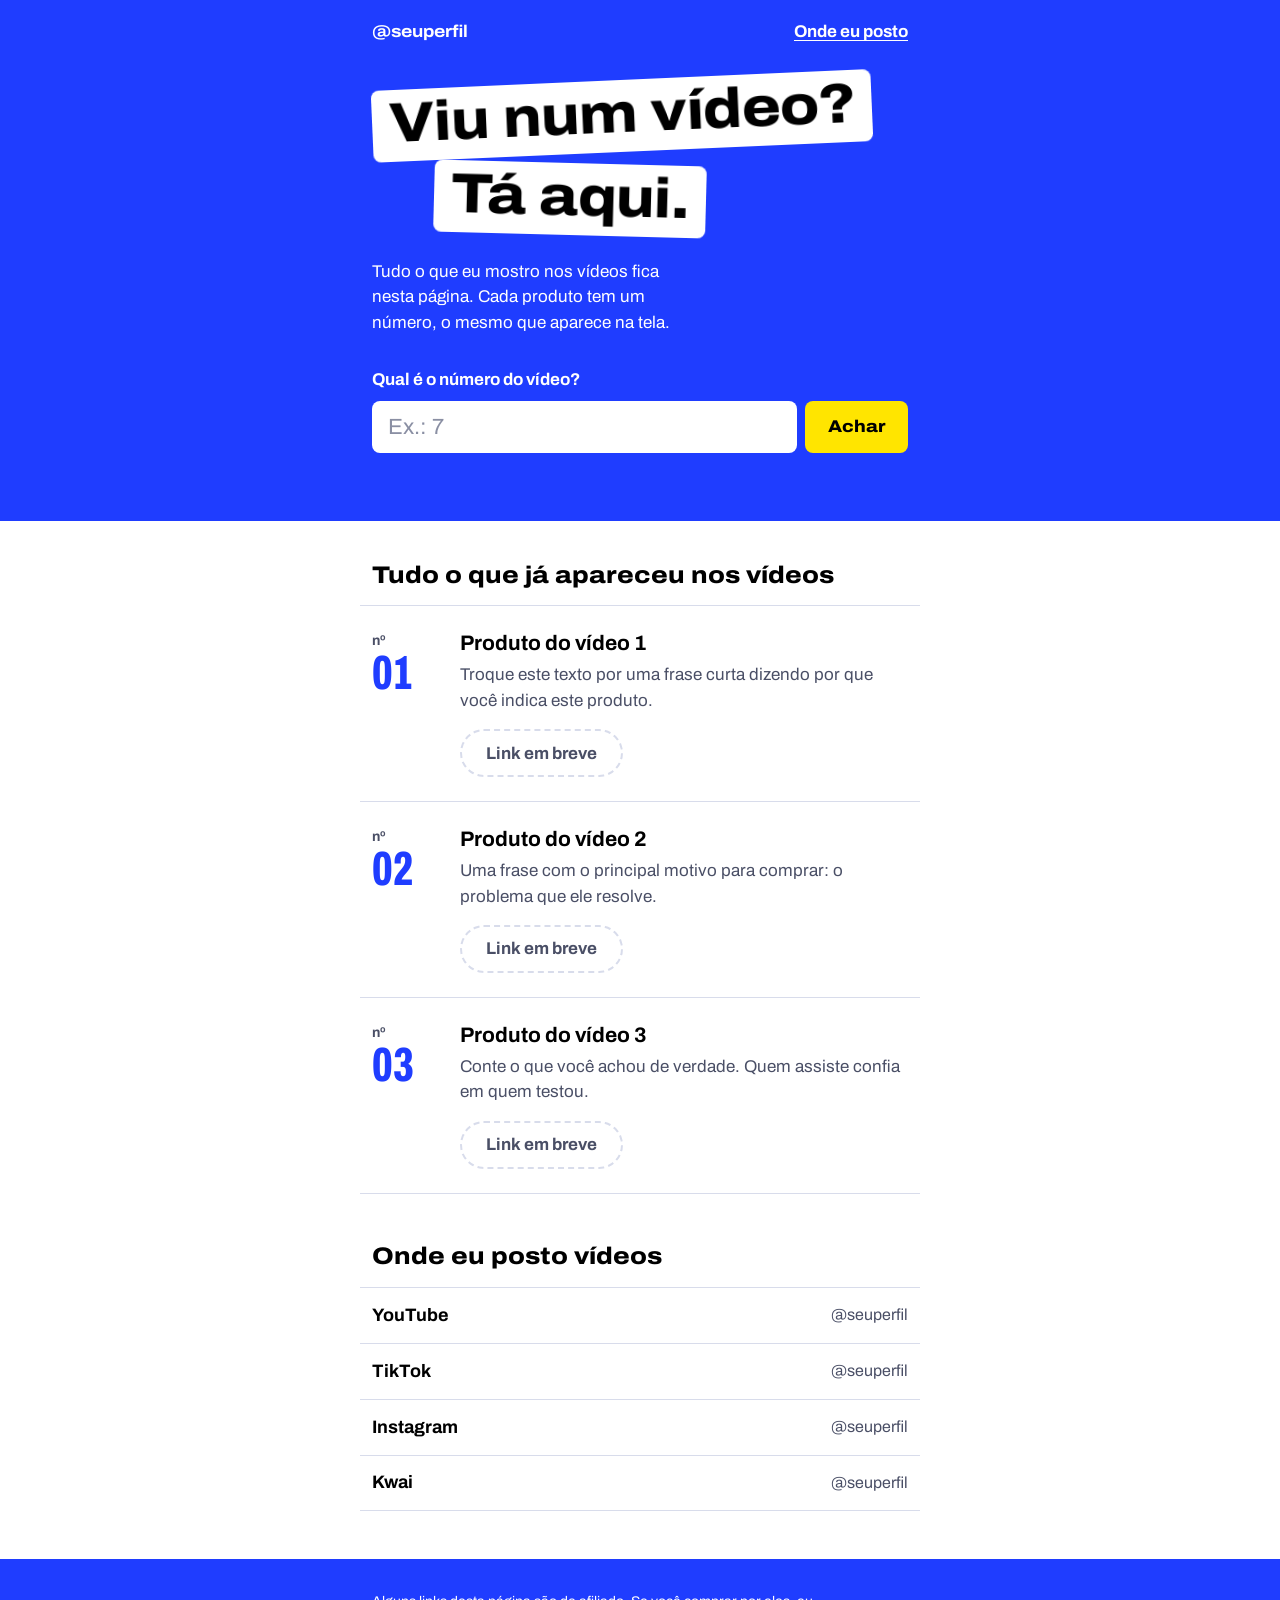
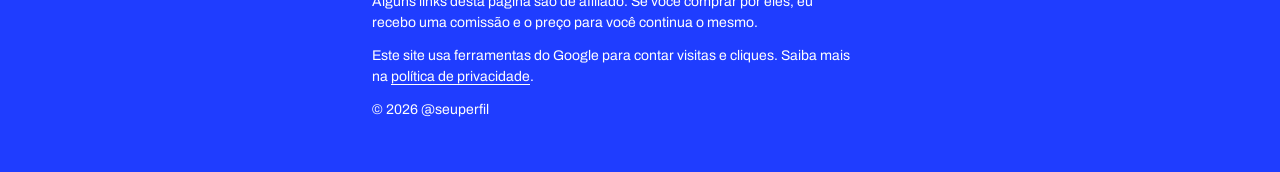
<file: index.html>
<!doctype html>
<html lang="pt-BR">
<head>
<meta charset="utf-8">
<!-- ============ CÓDIGO DO GOOGLE (Tag Manager GTM-KSKP7QSQ) ============ -->
<script async src="https://www.googletagmanager.com/gtm.js?id=GTM-KSKP7QSQ"></script>
<script>
  window.dataLayer = window.dataLayer || [];
  function gtag(){dataLayer.push(arguments);}
  gtag('js', new Date());
</script>
<!-- ============ FIM DO CÓDIGO DO GOOGLE ============ -->
<meta name="viewport" content="width=device-width, initial-scale=1">
<title>Indicações dos vídeos | @seuperfil</title>
<meta name="description" content="Os produtos que aparecem nos vídeos de @seuperfil, cada um com o seu número e o link para comprar.">
<meta name="theme-color" content="#1F3DFF">
<meta property="og:type" content="website">
<meta property="og:locale" content="pt_BR">
<meta property="og:title" content="Viu num vídeo? Tá aqui.">
<meta property="og:description" content="Os produtos que aparecem nos vídeos de @seuperfil, cada um com o seu número.">
<link rel="icon" href="data:image/svg+xml,%3Csvg xmlns='http://www.w3.org/2000/svg' viewBox='0 0 64 64'%3E%3Crect width='64' height='64' rx='14' fill='%231F3DFF'/%3E%3Crect x='11' y='23' width='42' height='18' rx='4' fill='%23fff' transform='rotate(-7 32 32)'/%3E%3C/svg%3E">
<link rel="preconnect" href="https://fonts.googleapis.com">
<link rel="preconnect" href="https://fonts.gstatic.com" crossorigin>
<link rel="stylesheet" href="https://fonts.googleapis.com/css2?family=Archivo:wdth,wght@62..125,400..800&display=swap">
<link rel="stylesheet" href="estilo.css">
</head>
<body>

<header class="topo">
  <div class="envoltorio">
    <div class="barra">
      <a class="perfil" href="./">@seuperfil</a>
      <a href="#canais">Onde eu posto</a>
    </div>

    <h1 class="manchete">
      <span class="adesivo" style="--giro:-2.5deg; --atraso:.15s">Viu num vídeo?</span>
      <span class="adesivo" style="--giro:1.5deg; --atraso:.35s">Tá aqui.</span>
    </h1>

    <p class="subtitulo">Tudo o que eu mostro nos vídeos fica nesta página. Cada produto tem um número, o mesmo que aparece na tela.</p>

    <form class="achar" id="achar" role="search">
      <label for="numero">Qual é o número do vídeo?</label>
      <div class="achar__linha">
        <input id="numero" name="numero" type="text" inputmode="numeric" autocomplete="off" placeholder="Ex.: 7" aria-describedby="aviso">
        <button type="submit">Achar</button>
      </div>
      <p class="aviso" id="aviso" aria-live="polite"></p>
    </form>
  </div>
</header>

<main>
  <section class="lista" aria-labelledby="titulo-lista">
    <div class="envoltorio">
      <h2 id="titulo-lista">Tudo o que já apareceu nos vídeos</h2>

      <!-- ===== PRODUTO: para adicionar outro, copie este bloco inteiro e troque o número ===== -->
      <article class="item" id="n01" data-codigo="01" tabindex="-1">
        <p class="codigo"><span>nº</span>01</p>
        <div>
          <h3>Produto do vídeo 1</h3>
          <p>Troque este texto por uma frase curta dizendo por que você indica este produto.</p>
          <!-- Quando tiver o link, troque a linha de baixo por:
               <a class="botao" href="SEU-LINK-DE-AFILIADO" rel="sponsored nofollow">Ver o produto</a> -->
          <span class="botao botao--espera">Link em breve</span>
        </div>
      </article>
      <!-- ===== FIM DO PRODUTO ===== -->

      <article class="item" id="n02" data-codigo="02" tabindex="-1">
        <p class="codigo"><span>nº</span>02</p>
        <div>
          <h3>Produto do vídeo 2</h3>
          <p>Uma frase com o principal motivo para comprar: o problema que ele resolve.</p>
          <span class="botao botao--espera">Link em breve</span>
        </div>
      </article>

      <article class="item" id="n03" data-codigo="03" tabindex="-1">
        <p class="codigo"><span>nº</span>03</p>
        <div>
          <h3>Produto do vídeo 3</h3>
          <p>Conte o que você achou de verdade. Quem assiste confia em quem testou.</p>
          <span class="botao botao--espera">Link em breve</span>
        </div>
      </article>
    </div>
  </section>

  <section class="canais" id="canais" aria-labelledby="titulo-canais">
    <div class="envoltorio">
      <h2 id="titulo-canais">Onde eu posto vídeos</h2>
      <!-- Troque cada href="#" pelo link do seu perfil -->
      <ul>
        <li><a href="#">YouTube <span>@seuperfil</span></a></li>
        <li><a href="#">TikTok <span>@seuperfil</span></a></li>
        <li><a href="#">Instagram <span>@seuperfil</span></a></li>
        <li><a href="#">Kwai <span>@seuperfil</span></a></li>
      </ul>
    </div>
  </section>
</main>

<footer class="rodape">
  <div class="envoltorio">
    <p>Alguns links desta página são de afiliado. Se você comprar por eles, eu recebo uma comissão e o preço para você continua o mesmo.</p>
    <p>Este site usa ferramentas do Google para contar visitas e cliques. Saiba mais na <a href="privacidade.html">política de privacidade</a>.</p>
    <p>© <span id="ano">2026</span> @seuperfil</p>
  </div>
</footer>

<script>
(function () {
  var form = document.getElementById('achar');
  var campo = document.getElementById('numero');
  var aviso = document.getElementById('aviso');
  var itens = Array.prototype.slice.call(document.querySelectorAll('.item'));
  var semMovimento = window.matchMedia('(prefers-reduced-motion: reduce)').matches;

  function nomeDo(item) {
    var h3 = item.querySelector('h3');
    return h3 ? h3.textContent.trim() : '';
  }

  // Manda um evento para o Google. Com o Tag Manager, ele chega como
  // "Evento personalizado" com o mesmo nome, para usar nos acionadores.
  var temTagManager = !!document.querySelector('script[src*="googletagmanager.com/gtm.js"]');
  function enviar(evento, dados) {
    if (!temTagManager && typeof gtag === 'function') {
      gtag('event', evento, dados);
      return;
    }
    dados.event = evento;
    window.dataLayer = window.dataLayer || [];
    window.dataLayer.push(dados);
  }

  form.addEventListener('submit', function (e) {
    e.preventDefault();
    var busca = campo.value.trim();
    if (!busca) {
      aviso.textContent = 'Digite o número que apareceu no vídeo.';
      campo.focus();
      return;
    }

    var ehNumero = /^\D{0,3}\d+$/.test(busca);
    var numero = parseInt(busca.replace(/\D/g, ''), 10);
    var achado = itens.filter(function (item) {
      if (ehNumero) return parseInt(item.getAttribute('data-codigo'), 10) === numero;
      return item.textContent.toLowerCase().indexOf(busca.toLowerCase()) !== -1;
    })[0];

    if (!achado) {
      aviso.textContent = ehNumero
        ? 'Ainda não tem o nº ' + numero + ' aqui. Confira o número no vídeo ou veja a lista abaixo.'
        : 'Nenhum produto com "' + busca + '". Tente pelo número que aparece no vídeo.';
      return;
    }

    aviso.textContent = 'Achei: nº ' + achado.getAttribute('data-codigo') + ', ' + nomeDo(achado) + '.';
    itens.forEach(function (item) { item.classList.remove('achado'); });
    void achado.offsetWidth; // reinicia o destaque se buscar o mesmo de novo
    achado.classList.add('achado');
    achado.scrollIntoView({ behavior: semMovimento ? 'auto' : 'smooth', block: 'center' });
    var link = achado.querySelector('a.botao');
    (link || achado).focus({ preventScroll: true });

    enviar('busca_numero', { codigo: achado.getAttribute('data-codigo'), produto: nomeDo(achado) });
  });

  // Conta cada clique em "Ver o produto"
  document.addEventListener('click', function (e) {
    var link = e.target.closest ? e.target.closest('a.botao') : null;
    var item = link ? link.closest('.item') : null;
    if (!item) return;
    enviar('clique_afiliado', {
      codigo: item.getAttribute('data-codigo'),
      produto: nomeDo(item),
      link_url: link.href
    });
  });

  document.getElementById('ano').textContent = new Date().getFullYear();
})();
</script>
</body>
</html>
</file>
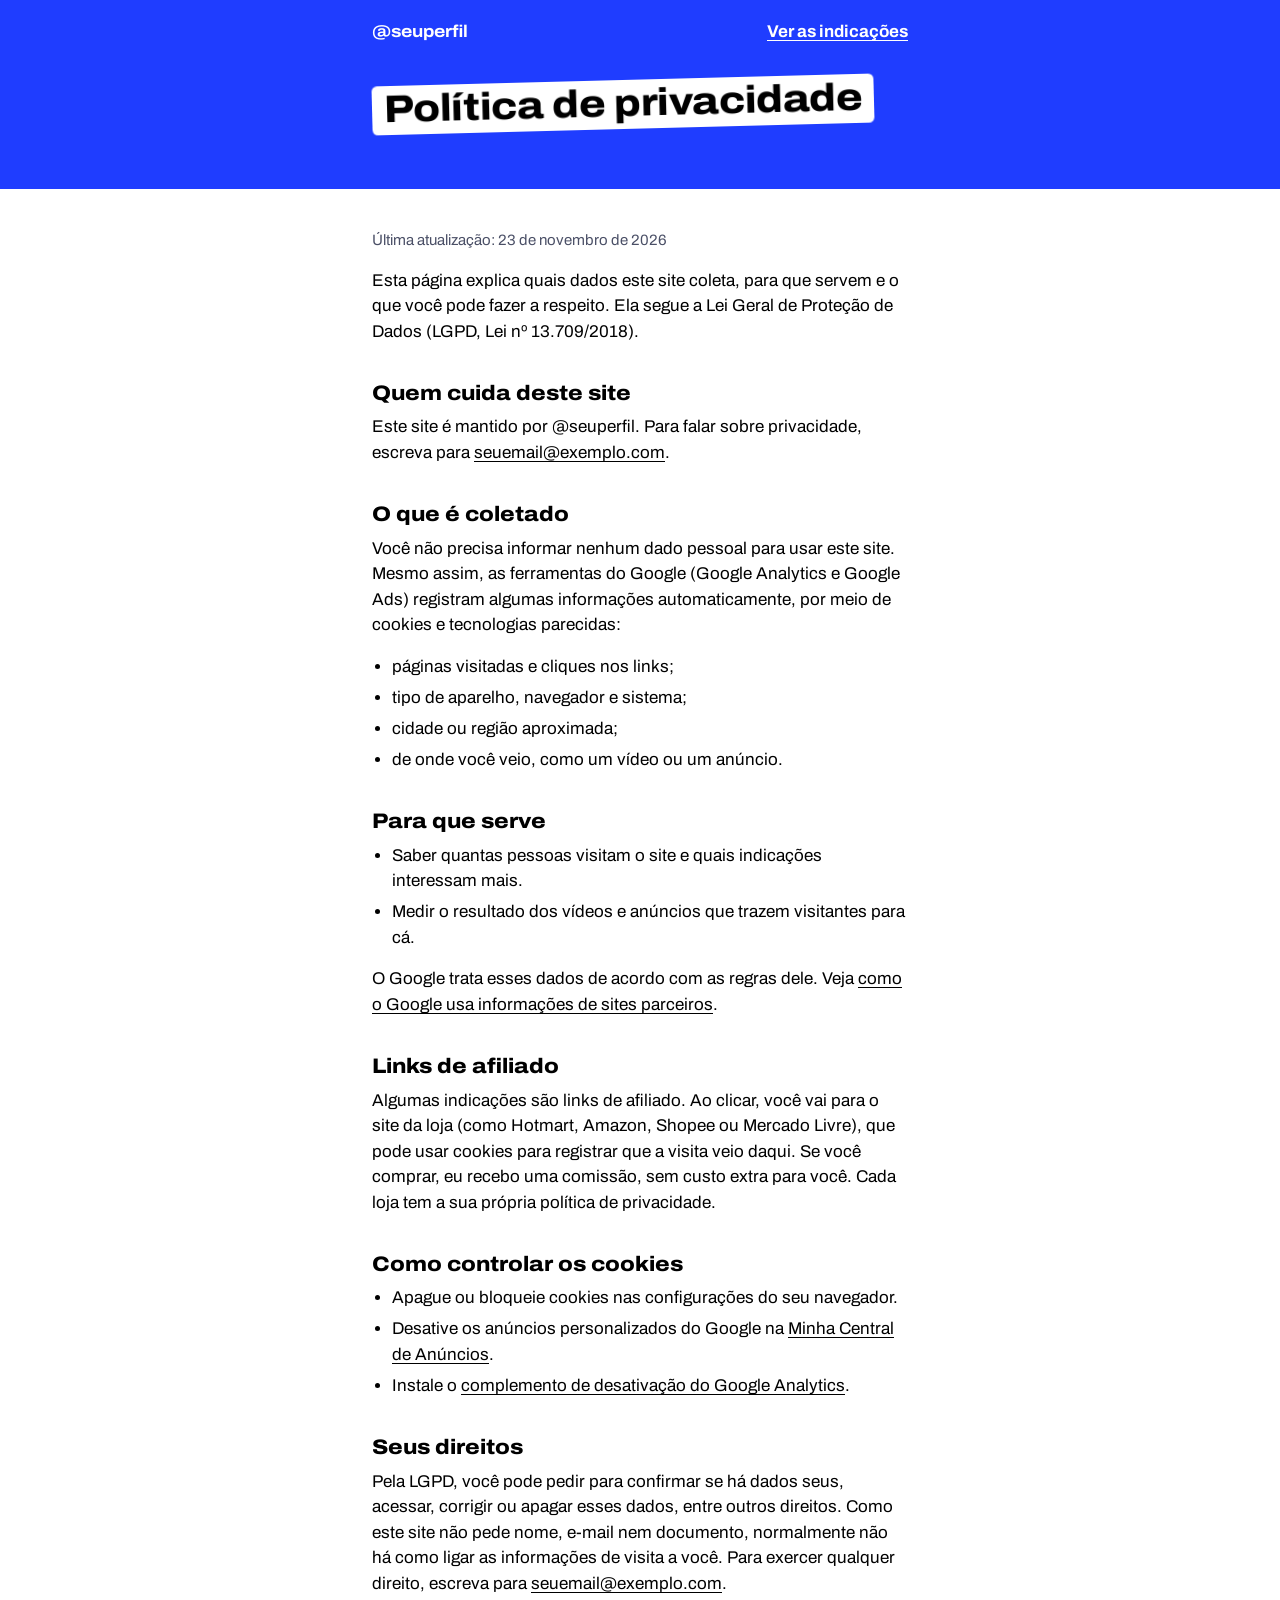
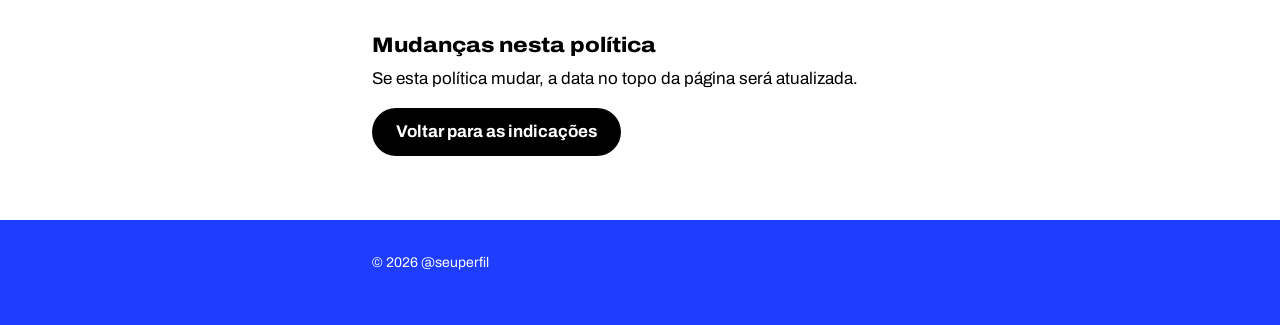
<file: privacidade.html>
<!doctype html>
<html lang="pt-BR">
<head>
<meta charset="utf-8">
<!-- ============ CÓDIGO DO GOOGLE (Tag Manager GTM-KSKP7QSQ) ============ -->
<script async src="https://www.googletagmanager.com/gtm.js?id=GTM-KSKP7QSQ"></script>
<script>
  window.dataLayer = window.dataLayer || [];
  function gtag(){dataLayer.push(arguments);}
  gtag('js', new Date());
</script>
<!-- ============ FIM DO CÓDIGO DO GOOGLE ============ -->
<meta name="viewport" content="width=device-width, initial-scale=1">
<title>Política de privacidade | @seuperfil</title>
<meta name="description" content="Quais dados este site coleta, para quê e como você pode controlar.">
<meta name="theme-color" content="#1F3DFF">
<link rel="icon" href="data:image/svg+xml,%3Csvg xmlns='http://www.w3.org/2000/svg' viewBox='0 0 64 64'%3E%3Crect width='64' height='64' rx='14' fill='%231F3DFF'/%3E%3Crect x='11' y='23' width='42' height='18' rx='4' fill='%23fff' transform='rotate(-7 32 32)'/%3E%3C/svg%3E">
<link rel="preconnect" href="https://fonts.googleapis.com">
<link rel="preconnect" href="https://fonts.gstatic.com" crossorigin>
<link rel="stylesheet" href="https://fonts.googleapis.com/css2?family=Archivo:wdth,wght@62..125,400..800&display=swap">
<link rel="stylesheet" href="estilo.css">
</head>
<body>

<header class="topo">
  <div class="envoltorio">
    <div class="barra">
      <a class="perfil" href="./">@seuperfil</a>
      <a href="./">Ver as indicações</a>
    </div>
    <h1 class="manchete manchete--menor">
      <span class="adesivo" style="--giro:-1.5deg; --atraso:.1s">Política de privacidade</span>
    </h1>
  </div>
</header>

<main class="texto">
  <div class="envoltorio">
    <p class="data">Última atualização: 23 de novembro de 2026</p>

    <p>Esta página explica quais dados este site coleta, para que servem e o que você pode fazer a respeito. Ela segue a Lei Geral de Proteção de Dados (LGPD, Lei nº 13.709/2018).</p>

    <h2>Quem cuida deste site</h2>
    <p>Este site é mantido por @seuperfil. Para falar sobre privacidade, escreva para <a href="mailto:seuemail@exemplo.com">seuemail@exemplo.com</a>.</p>

    <h2>O que é coletado</h2>
    <p>Você não precisa informar nenhum dado pessoal para usar este site. Mesmo assim, as ferramentas do Google (Google Analytics e Google Ads) registram algumas informações automaticamente, por meio de cookies e tecnologias parecidas:</p>
    <ul>
      <li>páginas visitadas e cliques nos links;</li>
      <li>tipo de aparelho, navegador e sistema;</li>
      <li>cidade ou região aproximada;</li>
      <li>de onde você veio, como um vídeo ou um anúncio.</li>
    </ul>

    <h2>Para que serve</h2>
    <ul>
      <li>Saber quantas pessoas visitam o site e quais indicações interessam mais.</li>
      <li>Medir o resultado dos vídeos e anúncios que trazem visitantes para cá.</li>
    </ul>
    <p>O Google trata esses dados de acordo com as regras dele. Veja <a href="https://policies.google.com/technologies/partner-sites">como o Google usa informações de sites parceiros</a>.</p>

    <h2>Links de afiliado</h2>
    <p>Algumas indicações são links de afiliado. Ao clicar, você vai para o site da loja (como Hotmart, Amazon, Shopee ou Mercado Livre), que pode usar cookies para registrar que a visita veio daqui. Se você comprar, eu recebo uma comissão, sem custo extra para você. Cada loja tem a sua própria política de privacidade.</p>

    <h2>Como controlar os cookies</h2>
    <ul>
      <li>Apague ou bloqueie cookies nas configurações do seu navegador.</li>
      <li>Desative os anúncios personalizados do Google na <a href="https://myadcenter.google.com/">Minha Central de Anúncios</a>.</li>
      <li>Instale o <a href="https://tools.google.com/dlpage/gaoptout">complemento de desativação do Google Analytics</a>.</li>
    </ul>

    <h2>Seus direitos</h2>
    <p>Pela LGPD, você pode pedir para confirmar se há dados seus, acessar, corrigir ou apagar esses dados, entre outros direitos. Como este site não pede nome, e-mail nem documento, normalmente não há como ligar as informações de visita a você. Para exercer qualquer direito, escreva para <a href="mailto:seuemail@exemplo.com">seuemail@exemplo.com</a>.</p>

    <h2>Mudanças nesta política</h2>
    <p>Se esta política mudar, a data no topo da página será atualizada.</p>

    <p><a class="botao" href="./">Voltar para as indicações</a></p>
  </div>
</main>

<footer class="rodape">
  <div class="envoltorio">
    <p>© <span id="ano">2026</span> @seuperfil</p>
  </div>
</footer>
<script>document.getElementById('ano').textContent = new Date().getFullYear();</script>
</body>
</html>
</file>
<file: estilo.css>
/* =========================================================
   Cores, fontes e medidas do site.
   Para mudar a cor principal, troque --tela (e o theme-color no <head>).
   ========================================================= */
:root {
  --tela: #1F3DFF;     /* azul principal */
  --papel: #FFFFFF;
  --tinta: #000000;
  --marca: #FFE500;    /* amarelo dos números e destaques */
  --apoio: #4A4F66;    /* texto secundário */
  --linha: #D8DCEB;    /* divisórias */
  --coluna: 36rem;
  --fonte: "Archivo", system-ui, -apple-system, "Segoe UI", Roboto, sans-serif;
}

*, *::before, *::after { box-sizing: border-box; }

html { -webkit-text-size-adjust: 100%; }

body {
  margin: 0;
  font-family: var(--fonte);
  font-size: 1.0625rem;
  line-height: 1.5;
  color: var(--tinta);
  background: var(--papel);
}

a { color: inherit; text-underline-offset: .18em; }

:focus-visible { outline: 3px solid var(--tela); outline-offset: 3px; }
.topo :focus-visible, .rodape :focus-visible { outline-color: var(--marca); }

.envoltorio { max-width: var(--coluna); margin: 0 auto; padding: 0 1.25rem; }

/* ---------- Topo azul ---------- */
.topo { background: var(--tela); color: var(--papel); padding: .5rem 0 2.25rem; }

.barra { display: flex; justify-content: space-between; align-items: center; gap: 1rem; }
.barra a { display: inline-flex; align-items: center; min-height: 3rem; font-weight: 700; }
.perfil { font-stretch: 112%; text-decoration: none; }

.manchete {
  display: flex;
  flex-direction: column;
  align-items: flex-start;
  gap: .2em;
  margin: 1.5rem 0 1.5rem;
  font-size: clamp(1.75rem, 9vw, 3.5rem);
  font-weight: 800;
  font-stretch: 112%;
  line-height: 1.1;
  letter-spacing: -.01em;
}
.manchete--menor { font-size: clamp(1.5rem, 6.6vw, 2.4rem); }

/* As "legendas" coladas por cima do vídeo */
.adesivo {
  display: inline-block;
  padding: .06em .3em .12em;
  border-radius: .14em;
  background: var(--papel);
  color: var(--tinta);
  transform: rotate(var(--giro, 0deg));
  animation: cola .45s cubic-bezier(.3, 1.4, .5, 1) var(--atraso, 0s) both;
}
.adesivo + .adesivo { margin-left: 1.1em; }

/* Começa visível (maior e mais torto) e assenta no lugar, como um adesivo colado */
@keyframes cola {
  from { transform: scale(1.18) rotate(calc(var(--giro, 0deg) - 7deg)); }
  to   { transform: scale(1) rotate(var(--giro, 0deg)); }
}

.subtitulo { max-width: 32ch; margin: 0 0 2rem; }

/* ---------- Busca pelo número ---------- */
.achar label { display: block; margin-bottom: .5rem; font-weight: 700; }
.achar__linha { display: flex; gap: .5rem; }
.achar input {
  flex: 1;
  min-width: 0;
  height: 3.25rem;
  padding: 0 1rem;
  border: 0;
  border-radius: .5rem;
  background: var(--papel);
  color: var(--tinta);
  font: inherit;
  font-size: 1.375rem;
  font-weight: 700;
}
.achar input::placeholder { color: #8A8FA3; font-weight: 400; }
.achar button {
  height: 3.25rem;
  padding: 0 1.4rem;
  border: 0;
  border-radius: .5rem;
  background: var(--marca);
  color: var(--tinta);
  font: inherit;
  font-weight: 800;
  font-stretch: 112%;
  cursor: pointer;
}
.achar button:hover { background: var(--papel); }
.aviso { min-height: 1.5em; margin: .6rem 0 0; font-size: .9375rem; }

/* ---------- Lista de produtos ---------- */
.lista { padding: 2.5rem 0 1rem; }

.lista h2, .canais h2 {
  margin: 0 0 1rem;
  font-size: 1.5rem;
  font-weight: 800;
  font-stretch: 112%;
  line-height: 1.2;
}

.item {
  display: grid;
  grid-template-columns: 4.5rem 1fr;
  gap: 0 1rem;
  margin: 0 -.75rem;
  padding: 1.5rem .75rem;
  border-top: 1px solid var(--linha);
  scroll-margin: 5rem;
}
.item:last-of-type { border-bottom: 1px solid var(--linha); }
.item:focus { outline: none; }

.codigo {
  margin: 0;
  color: var(--tela);
  font-size: 3rem;
  font-weight: 800;
  font-stretch: 62%;
  line-height: .85;
  font-variant-numeric: tabular-nums;
}
.codigo span {
  display: block;
  color: var(--apoio);
  font-size: .875rem;
  font-weight: 700;
  font-stretch: 100%;
  line-height: 1.6;
}

.item h3 { margin: 0 0 .35rem; font-size: 1.3125rem; font-weight: 700; line-height: 1.25; }
.item h3 + p { max-width: 60ch; margin: 0 0 1rem; color: var(--apoio); }

.botao {
  display: inline-flex;
  align-items: center;
  justify-content: center;
  min-height: 3rem;
  padding: 0 1.5rem;
  border-radius: 999px;
  background: var(--tinta);
  color: var(--papel);
  font-weight: 700;
  text-decoration: none;
}
a.botao:hover { background: var(--tela); }
.botao--espera { border: 2px dashed var(--linha); background: transparent; color: var(--apoio); }

/* Produto encontrado pela busca */
.item.achado { animation: achado 2s ease-out both; box-shadow: inset 5px 0 0 var(--marca); }
@keyframes achado { from { background: var(--marca); } to { background: transparent; } }

/* ---------- Canais ---------- */
.canais { padding: 2rem 0 3rem; }
.canais ul { margin: 0 -.75rem; padding: 0; list-style: none; }
.canais a {
  display: flex;
  justify-content: space-between;
  align-items: center;
  gap: 1rem;
  min-height: 3.5rem;
  padding: 0 .75rem;
  border-top: 1px solid var(--linha);
  font-size: 1.125rem;
  font-weight: 700;
  text-decoration: none;
}
.canais li:last-child a { border-bottom: 1px solid var(--linha); }
.canais a span { color: var(--apoio); font-size: 1rem; font-weight: 400; }
.canais a:hover { color: var(--tela); }

/* ---------- Rodapé ---------- */
.rodape { background: var(--tela); color: var(--papel); padding: 2rem 0 2.5rem; font-size: .875rem; }
.rodape p { max-width: 60ch; margin: 0 0 .75rem; }

/* ---------- Páginas de texto (privacidade) ---------- */
.texto { padding: 2.5rem 0 3rem; }
.texto h2 { margin: 2.25rem 0 .5rem; font-size: 1.3125rem; font-weight: 800; font-stretch: 112%; line-height: 1.25; }
.texto p, .texto li { max-width: 66ch; }
.texto p { margin: 0 0 1rem; }
.texto ul { margin: 0 0 1rem; padding-left: 1.25rem; }
.texto li { margin-bottom: .35rem; }
.data { color: var(--apoio); font-size: .9375rem; }

.botao--amarelo { background: var(--marca); color: var(--tinta); }
a.botao--amarelo:hover { background: var(--papel); }

@media (prefers-reduced-motion: reduce) {
  .adesivo { animation: none; }
  .item.achado { animation: none; background: #FFF7B3; }
  html { scroll-behavior: auto; }
}
</file>
